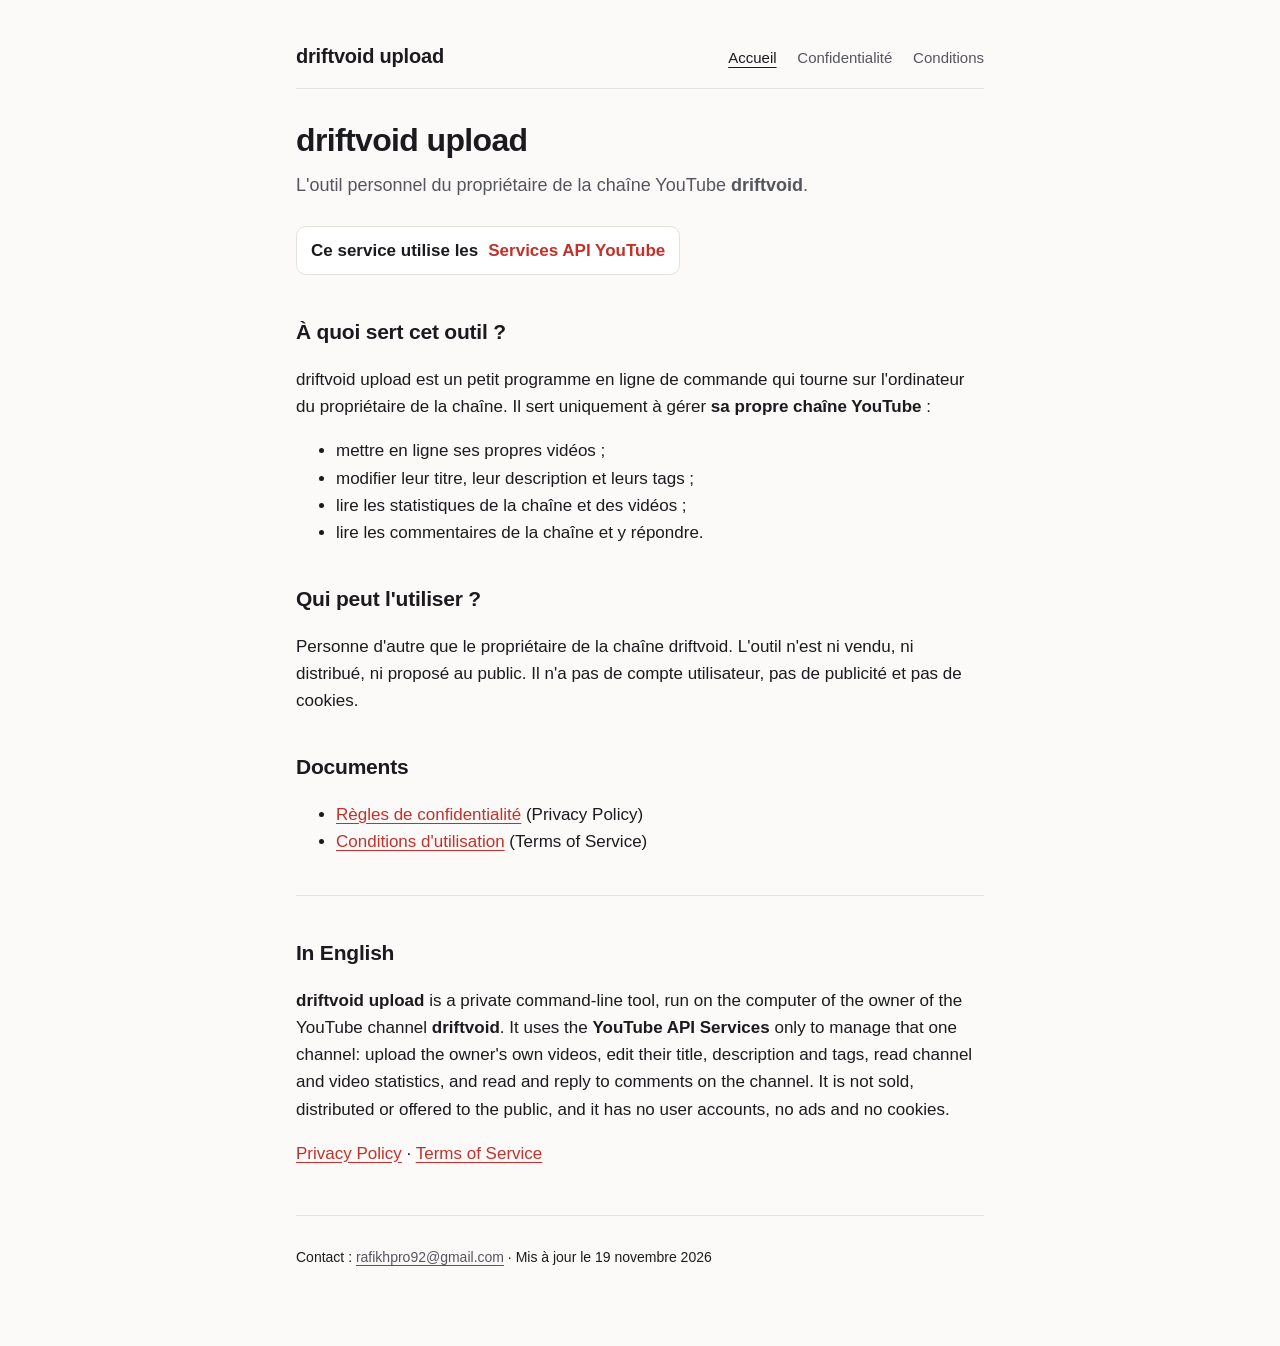
<file: index.html>
<!doctype html>
<html lang="fr">
<head>
<meta charset="utf-8">
<meta name="viewport" content="width=device-width, initial-scale=1">
<title>driftvoid upload</title>
<meta name="description" content="driftvoid upload est l'outil personnel du propriétaire de la chaîne YouTube driftvoid : il utilise les Services API YouTube pour mettre en ligne ses propres vidéos et gérer sa propre chaîne.">
<link rel="stylesheet" href="style.css">
<script type="application/ld+json">
{"@context":"https://schema.org","@type":"SoftwareApplication","name":"driftvoid upload","applicationCategory":"MultimediaApplication","operatingSystem":"Windows","description":"Outil personnel en ligne de commande du propriétaire de la chaîne YouTube driftvoid. Il utilise les Services API YouTube pour mettre en ligne ses propres vidéos, modifier leurs informations, lire les statistiques et répondre aux commentaires de sa chaîne.","url":"https://akiracorp-ai.github.io/driftvoid/","offers":{"@type":"Offer","price":"0","priceCurrency":"EUR"},"datePublished":"2026-11-19","dateModified":"2026-11-19"}
</script>
</head>
<body>
<main>
  <header class="site">
    <a class="marque" href="./">driftvoid upload</a>
    <nav aria-label="Pages">
      <a href="./" aria-current="page">Accueil</a>
      <a href="confidentialite.html">Confidentialité</a>
      <a href="conditions.html">Conditions</a>
    </nav>
  </header>

  <h1>driftvoid upload</h1>
  <p class="chapo">L'outil personnel du propriétaire de la chaîne YouTube <b>driftvoid</b>.</p>
  <p class="yt">Ce service utilise les <b>Services API YouTube</b></p>

  <h2>À quoi sert cet outil ?</h2>
  <p>driftvoid upload est un petit programme en ligne de commande qui tourne sur l'ordinateur du propriétaire de la chaîne. Il sert uniquement à gérer <b>sa propre chaîne YouTube</b> :</p>
  <ul>
    <li>mettre en ligne ses propres vidéos ;</li>
    <li>modifier leur titre, leur description et leurs tags ;</li>
    <li>lire les statistiques de la chaîne et des vidéos ;</li>
    <li>lire les commentaires de la chaîne et y répondre.</li>
  </ul>

  <h2>Qui peut l'utiliser ?</h2>
  <p>Personne d'autre que le propriétaire de la chaîne driftvoid. L'outil n'est ni vendu, ni distribué, ni proposé au public. Il n'a pas de compte utilisateur, pas de publicité et pas de cookies.</p>

  <h2>Documents</h2>
  <ul>
    <li><a href="confidentialite.html">Règles de confidentialité</a> (Privacy Policy)</li>
    <li><a href="conditions.html">Conditions d'utilisation</a> (Terms of Service)</li>
  </ul>

  <hr>

  <section lang="en">
    <h2>In English</h2>
    <p><b>driftvoid upload</b> is a private command-line tool, run on the computer of the owner of the YouTube channel <b>driftvoid</b>. It uses the <b>YouTube API Services</b> only to manage that one channel: upload the owner's own videos, edit their title, description and tags, read channel and video statistics, and read and reply to comments on the channel. It is not sold, distributed or offered to the public, and it has no user accounts, no ads and no cookies.</p>
    <p><a href="confidentialite.html#en">Privacy Policy</a> · <a href="conditions.html#en">Terms of Service</a></p>
  </section>

  <footer>
    <p>Contact : <a href="mailto:rafikhpro92@gmail.com">rafikhpro92@gmail.com</a> · Mis à jour le <time datetime="2026-11-19">19 novembre 2026</time></p>
  </footer>
</main>
</body>
</html>
</file>
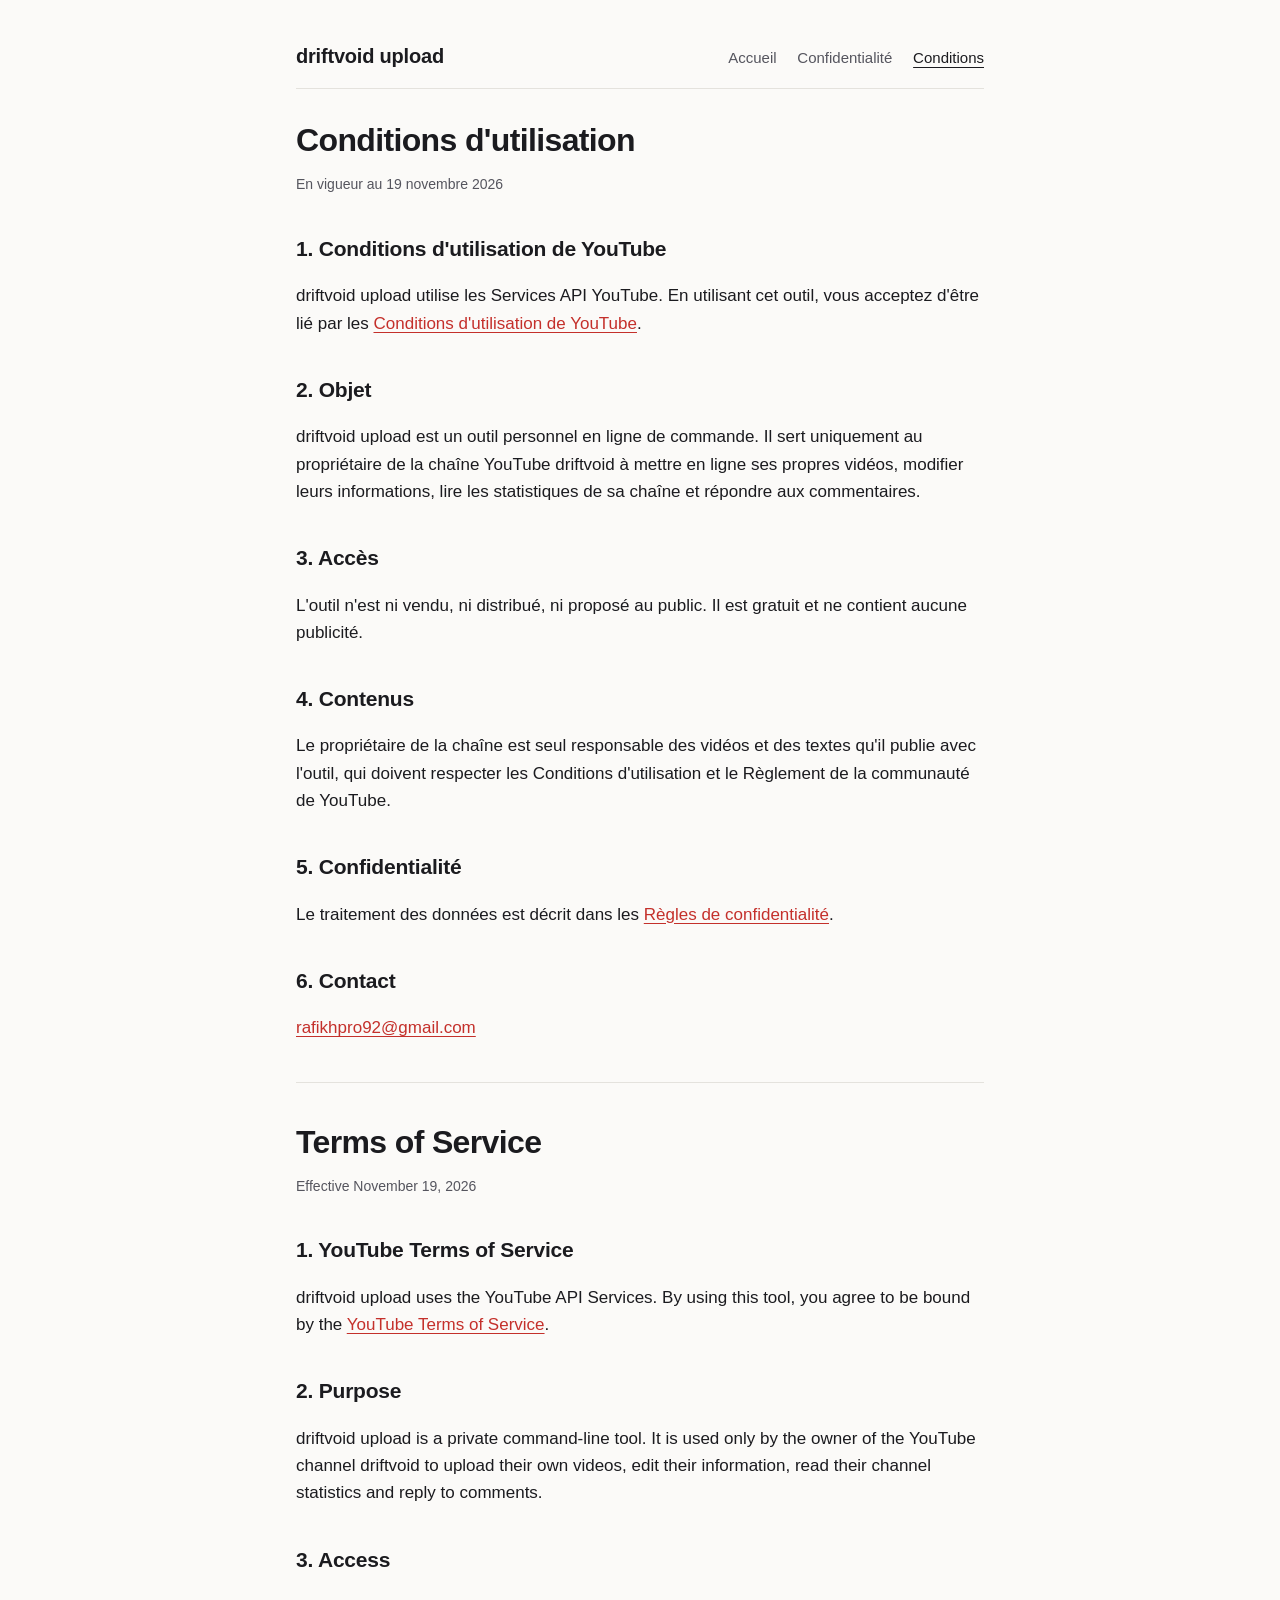
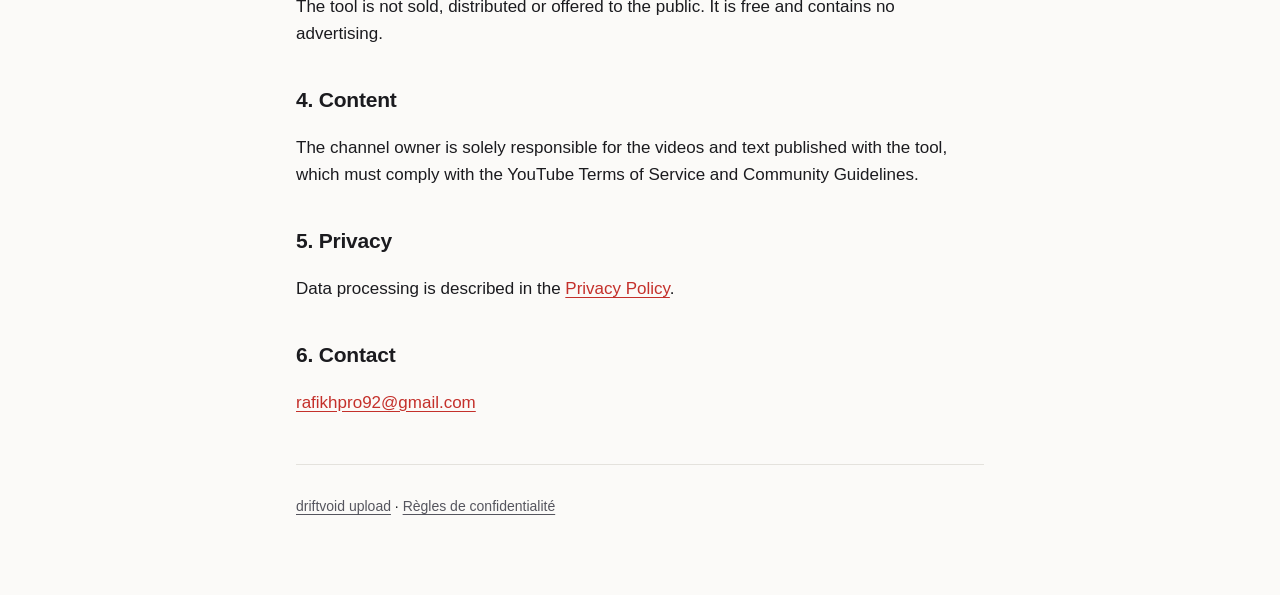
<file: conditions.html>
<!doctype html>
<html lang="fr">
<head>
<meta charset="utf-8">
<meta name="viewport" content="width=device-width, initial-scale=1">
<title>Conditions — driftvoid upload</title>
<meta name="description" content="Conditions d'utilisation de driftvoid upload, l'outil personnel qui utilise les Services API YouTube pour gérer la chaîne driftvoid.">
<link rel="stylesheet" href="style.css">
<script type="application/ld+json">
{"@context":"https://schema.org","@type":"WebPage","name":"Conditions d'utilisation — driftvoid upload","url":"https://akiracorp-ai.github.io/driftvoid/conditions.html","datePublished":"2026-11-19","dateModified":"2026-11-19","inLanguage":["fr","en"]}
</script>
</head>
<body>
<main>
  <header class="site">
    <a class="marque" href="./">driftvoid upload</a>
    <nav aria-label="Pages">
      <a href="./">Accueil</a>
      <a href="confidentialite.html">Confidentialité</a>
      <a href="conditions.html" aria-current="page">Conditions</a>
    </nav>
  </header>

  <h1>Conditions d'utilisation</h1>
  <p class="date">En vigueur au <time datetime="2026-11-19">19 novembre 2026</time></p>

  <h2>1. Conditions d'utilisation de YouTube</h2>
  <p>driftvoid upload utilise les Services API YouTube. En utilisant cet outil, vous acceptez d'être lié par les <a href="https://www.youtube.com/t/terms">Conditions d'utilisation de YouTube</a>.</p>

  <h2>2. Objet</h2>
  <p>driftvoid upload est un outil personnel en ligne de commande. Il sert uniquement au propriétaire de la chaîne YouTube driftvoid à mettre en ligne ses propres vidéos, modifier leurs informations, lire les statistiques de sa chaîne et répondre aux commentaires.</p>

  <h2>3. Accès</h2>
  <p>L'outil n'est ni vendu, ni distribué, ni proposé au public. Il est gratuit et ne contient aucune publicité.</p>

  <h2>4. Contenus</h2>
  <p>Le propriétaire de la chaîne est seul responsable des vidéos et des textes qu'il publie avec l'outil, qui doivent respecter les Conditions d'utilisation et le Règlement de la communauté de YouTube.</p>

  <h2>5. Confidentialité</h2>
  <p>Le traitement des données est décrit dans les <a href="confidentialite.html">Règles de confidentialité</a>.</p>

  <h2>6. Contact</h2>
  <p><a href="mailto:rafikhpro92@gmail.com">rafikhpro92@gmail.com</a></p>

  <hr>

  <section id="en" lang="en">
    <h1>Terms of Service</h1>
    <p class="date">Effective <time datetime="2026-11-19">November 19, 2026</time></p>

    <h2>1. YouTube Terms of Service</h2>
    <p>driftvoid upload uses the YouTube API Services. By using this tool, you agree to be bound by the <a href="https://www.youtube.com/t/terms">YouTube Terms of Service</a>.</p>

    <h2>2. Purpose</h2>
    <p>driftvoid upload is a private command-line tool. It is used only by the owner of the YouTube channel driftvoid to upload their own videos, edit their information, read their channel statistics and reply to comments.</p>

    <h2>3. Access</h2>
    <p>The tool is not sold, distributed or offered to the public. It is free and contains no advertising.</p>

    <h2>4. Content</h2>
    <p>The channel owner is solely responsible for the videos and text published with the tool, which must comply with the YouTube Terms of Service and Community Guidelines.</p>

    <h2>5. Privacy</h2>
    <p>Data processing is described in the <a href="confidentialite.html#en">Privacy Policy</a>.</p>

    <h2>6. Contact</h2>
    <p><a href="mailto:rafikhpro92@gmail.com">rafikhpro92@gmail.com</a></p>
  </section>

  <footer>
    <p><a href="./">driftvoid upload</a> · <a href="confidentialite.html">Règles de confidentialité</a></p>
  </footer>
</main>
</body>
</html>
</file>
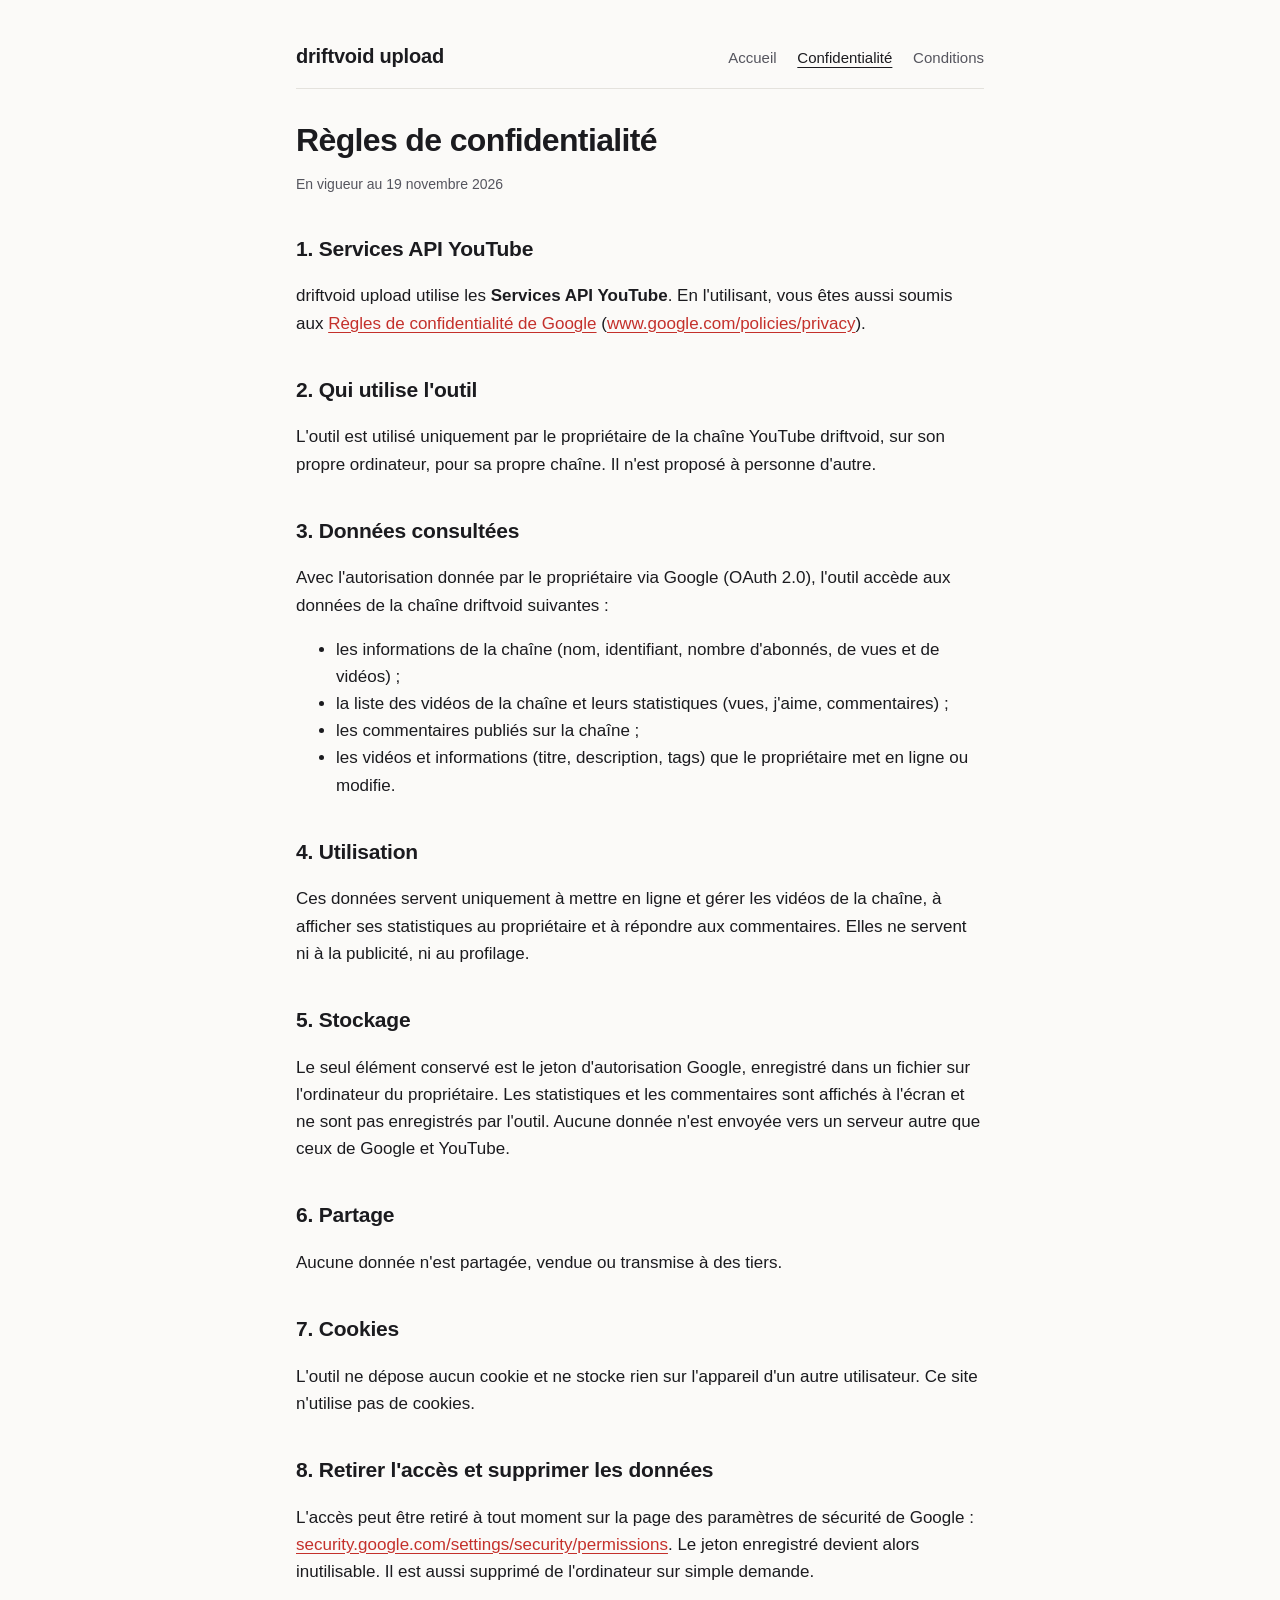
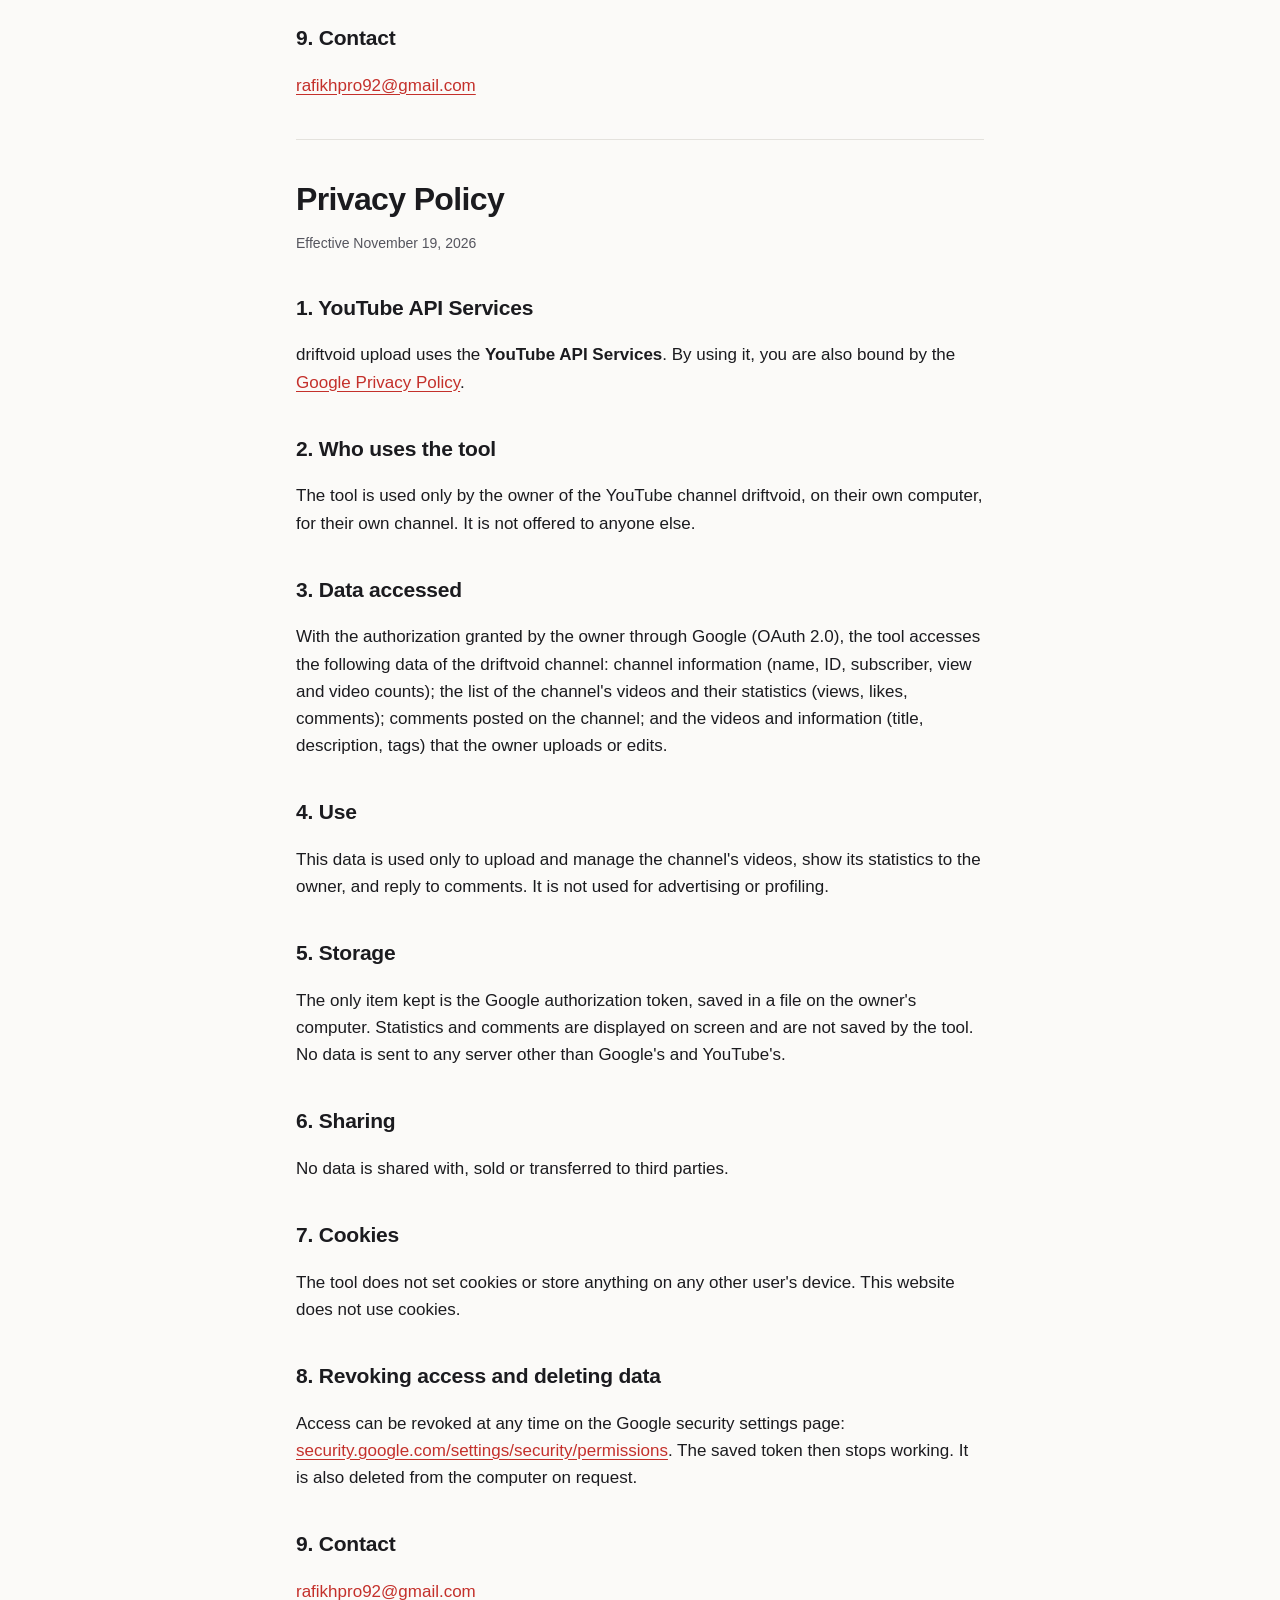
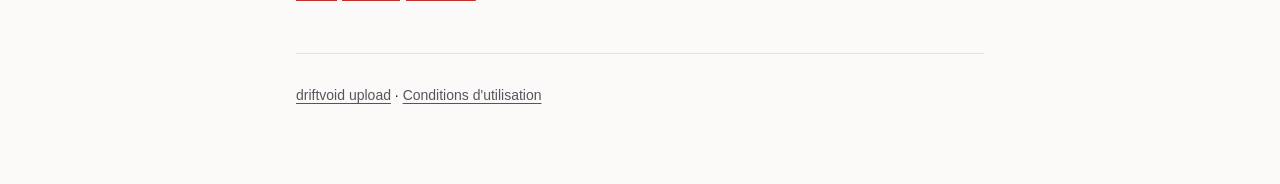
<file: confidentialite.html>
<!doctype html>
<html lang="fr">
<head>
<meta charset="utf-8">
<meta name="viewport" content="width=device-width, initial-scale=1">
<title>Confidentialité — driftvoid upload</title>
<meta name="description" content="Règles de confidentialité de driftvoid upload, l'outil personnel qui utilise les Services API YouTube pour gérer la chaîne driftvoid.">
<link rel="stylesheet" href="style.css">
<script type="application/ld+json">
{"@context":"https://schema.org","@type":"WebPage","name":"Règles de confidentialité — driftvoid upload","url":"https://akiracorp-ai.github.io/driftvoid/confidentialite.html","datePublished":"2026-11-19","dateModified":"2026-11-19","inLanguage":["fr","en"]}
</script>
</head>
<body>
<main>
  <header class="site">
    <a class="marque" href="./">driftvoid upload</a>
    <nav aria-label="Pages">
      <a href="./">Accueil</a>
      <a href="confidentialite.html" aria-current="page">Confidentialité</a>
      <a href="conditions.html">Conditions</a>
    </nav>
  </header>

  <h1>Règles de confidentialité</h1>
  <p class="date">En vigueur au <time datetime="2026-11-19">19 novembre 2026</time></p>

  <h2>1. Services API YouTube</h2>
  <p>driftvoid upload utilise les <b>Services API YouTube</b>. En l'utilisant, vous êtes aussi soumis aux <a href="https://policies.google.com/privacy">Règles de confidentialité de Google</a> (<a href="http://www.google.com/policies/privacy">www.google.com/policies/privacy</a>).</p>

  <h2>2. Qui utilise l'outil</h2>
  <p>L'outil est utilisé uniquement par le propriétaire de la chaîne YouTube driftvoid, sur son propre ordinateur, pour sa propre chaîne. Il n'est proposé à personne d'autre.</p>

  <h2>3. Données consultées</h2>
  <p>Avec l'autorisation donnée par le propriétaire via Google (OAuth 2.0), l'outil accède aux données de la chaîne driftvoid suivantes :</p>
  <ul>
    <li>les informations de la chaîne (nom, identifiant, nombre d'abonnés, de vues et de vidéos) ;</li>
    <li>la liste des vidéos de la chaîne et leurs statistiques (vues, j'aime, commentaires) ;</li>
    <li>les commentaires publiés sur la chaîne ;</li>
    <li>les vidéos et informations (titre, description, tags) que le propriétaire met en ligne ou modifie.</li>
  </ul>

  <h2>4. Utilisation</h2>
  <p>Ces données servent uniquement à mettre en ligne et gérer les vidéos de la chaîne, à afficher ses statistiques au propriétaire et à répondre aux commentaires. Elles ne servent ni à la publicité, ni au profilage.</p>

  <h2>5. Stockage</h2>
  <p>Le seul élément conservé est le jeton d'autorisation Google, enregistré dans un fichier sur l'ordinateur du propriétaire. Les statistiques et les commentaires sont affichés à l'écran et ne sont pas enregistrés par l'outil. Aucune donnée n'est envoyée vers un serveur autre que ceux de Google et YouTube.</p>

  <h2>6. Partage</h2>
  <p>Aucune donnée n'est partagée, vendue ou transmise à des tiers.</p>

  <h2>7. Cookies</h2>
  <p>L'outil ne dépose aucun cookie et ne stocke rien sur l'appareil d'un autre utilisateur. Ce site n'utilise pas de cookies.</p>

  <h2>8. Retirer l'accès et supprimer les données</h2>
  <p>L'accès peut être retiré à tout moment sur la page des paramètres de sécurité de Google : <a href="https://security.google.com/settings/security/permissions">security.google.com/settings/security/permissions</a>. Le jeton enregistré devient alors inutilisable. Il est aussi supprimé de l'ordinateur sur simple demande.</p>

  <h2>9. Contact</h2>
  <p><a href="mailto:rafikhpro92@gmail.com">rafikhpro92@gmail.com</a></p>

  <hr>

  <section id="en" lang="en">
    <h1>Privacy Policy</h1>
    <p class="date">Effective <time datetime="2026-11-19">November 19, 2026</time></p>

    <h2>1. YouTube API Services</h2>
    <p>driftvoid upload uses the <b>YouTube API Services</b>. By using it, you are also bound by the <a href="http://www.google.com/policies/privacy">Google Privacy Policy</a>.</p>

    <h2>2. Who uses the tool</h2>
    <p>The tool is used only by the owner of the YouTube channel driftvoid, on their own computer, for their own channel. It is not offered to anyone else.</p>

    <h2>3. Data accessed</h2>
    <p>With the authorization granted by the owner through Google (OAuth 2.0), the tool accesses the following data of the driftvoid channel: channel information (name, ID, subscriber, view and video counts); the list of the channel's videos and their statistics (views, likes, comments); comments posted on the channel; and the videos and information (title, description, tags) that the owner uploads or edits.</p>

    <h2>4. Use</h2>
    <p>This data is used only to upload and manage the channel's videos, show its statistics to the owner, and reply to comments. It is not used for advertising or profiling.</p>

    <h2>5. Storage</h2>
    <p>The only item kept is the Google authorization token, saved in a file on the owner's computer. Statistics and comments are displayed on screen and are not saved by the tool. No data is sent to any server other than Google's and YouTube's.</p>

    <h2>6. Sharing</h2>
    <p>No data is shared with, sold or transferred to third parties.</p>

    <h2>7. Cookies</h2>
    <p>The tool does not set cookies or store anything on any other user's device. This website does not use cookies.</p>

    <h2>8. Revoking access and deleting data</h2>
    <p>Access can be revoked at any time on the Google security settings page: <a href="https://security.google.com/settings/security/permissions">security.google.com/settings/security/permissions</a>. The saved token then stops working. It is also deleted from the computer on request.</p>

    <h2>9. Contact</h2>
    <p><a href="mailto:rafikhpro92@gmail.com">rafikhpro92@gmail.com</a></p>
  </section>

  <footer>
    <p><a href="./">driftvoid upload</a> · <a href="conditions.html">Conditions d'utilisation</a></p>
  </footer>
</main>
</body>
</html>
</file>
<file: style.css>
/* Feuille de style commune aux 3 pages : sobre, lisible, mobile d'abord */
:root {
  --fond: #fbfaf8;
  --texte: #1b1b1f;
  --doux: #55555e;
  --trait: #e4e2dd;
  --accent: #c4302b;
  --carte: #ffffff;
}
@media (prefers-color-scheme: dark) {
  :root { --fond: #121214; --texte: #ececef; --doux: #a8a8b3; --trait: #2a2a30; --accent: #ff5a52; --carte: #1a1a1e; }
}
* { box-sizing: border-box; }
html { -webkit-text-size-adjust: 100%; }
body {
  margin: 0; background: var(--fond); color: var(--texte);
  font: 17px/1.6 -apple-system, BlinkMacSystemFont, "Segoe UI", Roboto, "Helvetica Neue", Arial, sans-serif;
}
main { max-width: 720px; margin: 0 auto; padding: 40px 16px 64px; }
header.site { display: flex; align-items: baseline; justify-content: space-between; gap: 12px; flex-wrap: wrap;
  padding-bottom: 16px; border-bottom: 1px solid var(--trait); margin-bottom: 32px; }
header.site a.marque { font-weight: 700; font-size: 20px; color: var(--texte); text-decoration: none; letter-spacing: -.01em; }
nav a { color: var(--doux); text-decoration: none; margin-left: 16px; font-size: 15px; }
nav a:first-child { margin-left: 0; }
nav a:hover, nav a[aria-current="page"] { color: var(--texte); text-decoration: underline; text-underline-offset: 4px; }
h1 { font-size: 32px; line-height: 1.2; letter-spacing: -.02em; margin: 0 0 12px; }
h2 { font-size: 21px; margin: 36px 0 8px; letter-spacing: -.01em; }
h3 { font-size: 17px; margin: 24px 0 4px; }
p, li { color: var(--texte); }
.chapo { color: var(--doux); font-size: 18px; margin-top: 0; }
.yt { display: inline-flex; align-items: center; gap: 10px; padding: 10px 14px; border: 1px solid var(--trait);
  border-radius: 10px; background: var(--carte); font-weight: 600; margin: 8px 0 4px; }
.yt b { color: var(--accent); }
a { color: var(--accent); text-underline-offset: 3px; }
.date { color: var(--doux); font-size: 14px; }
hr { border: 0; border-top: 1px solid var(--trait); margin: 40px 0; }
footer { color: var(--doux); font-size: 14px; border-top: 1px solid var(--trait); margin-top: 48px; padding-top: 16px; }
footer a { color: var(--doux); }
</file>
